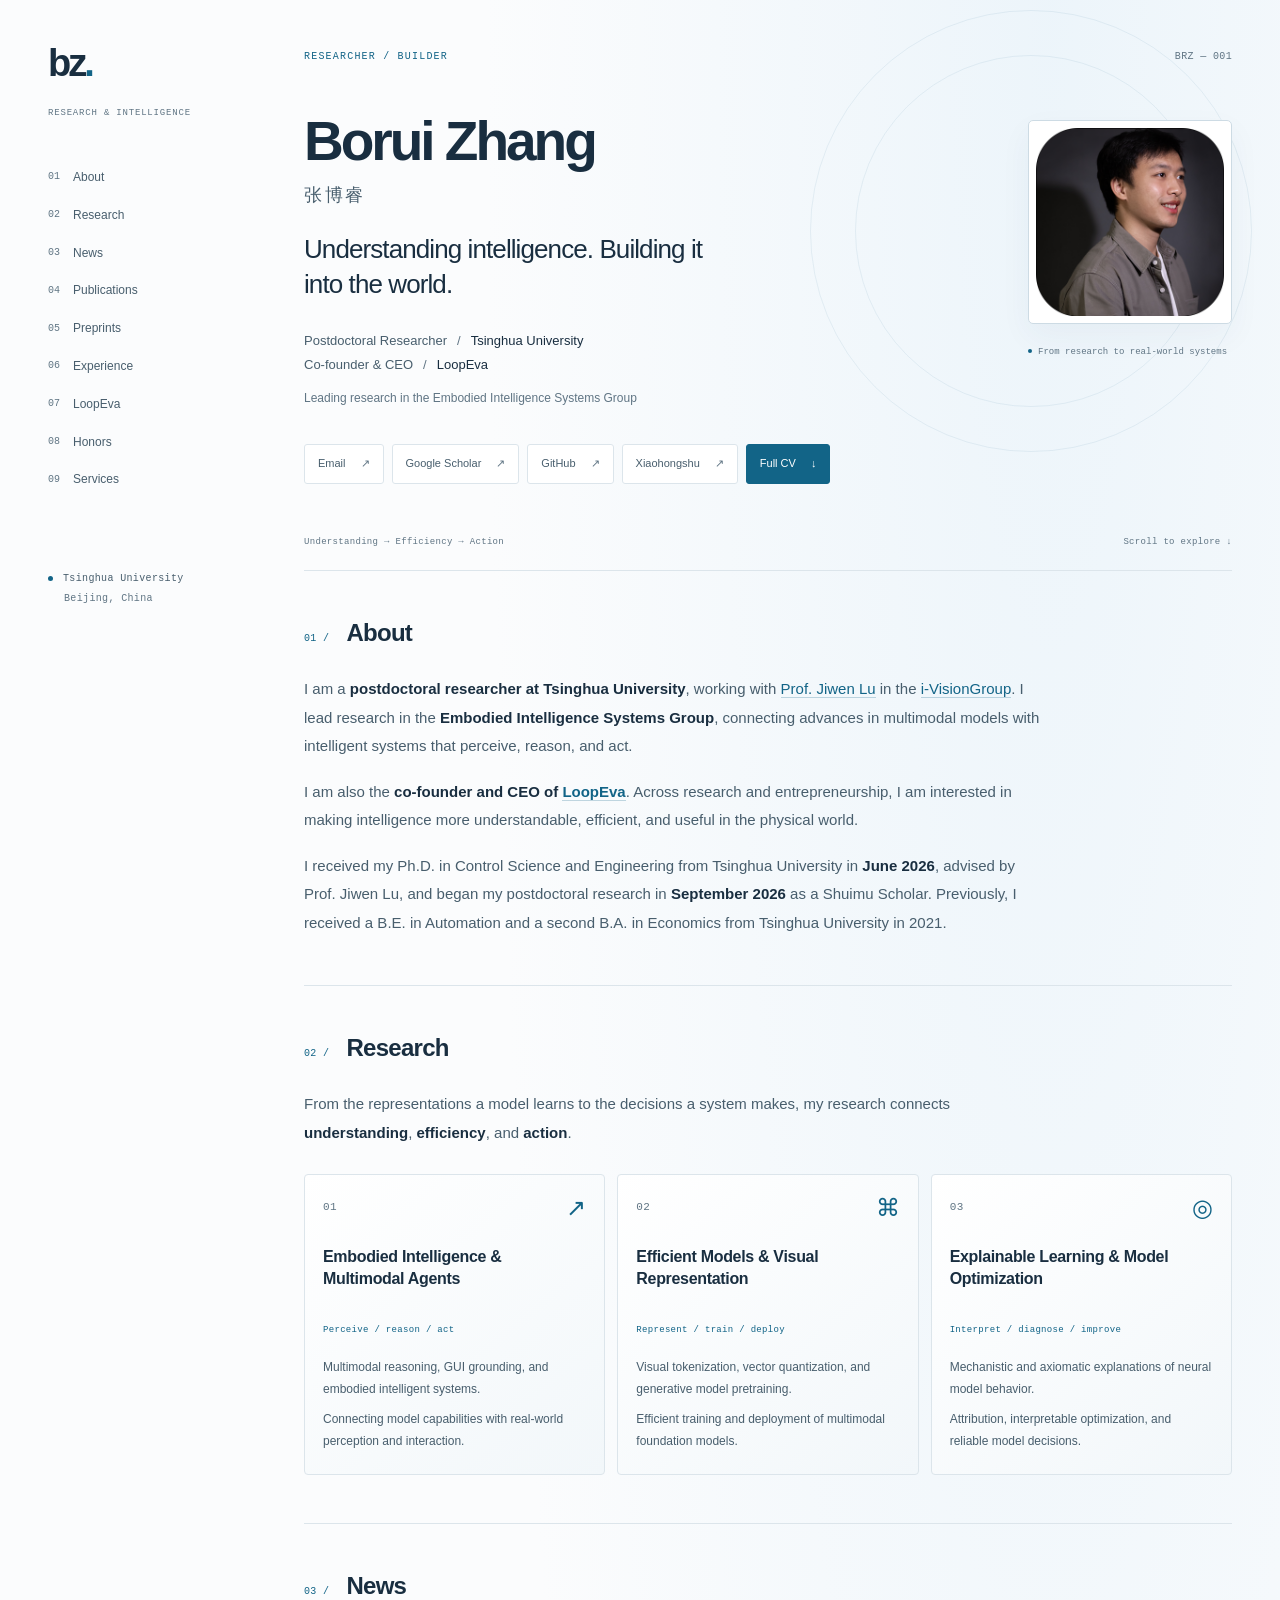
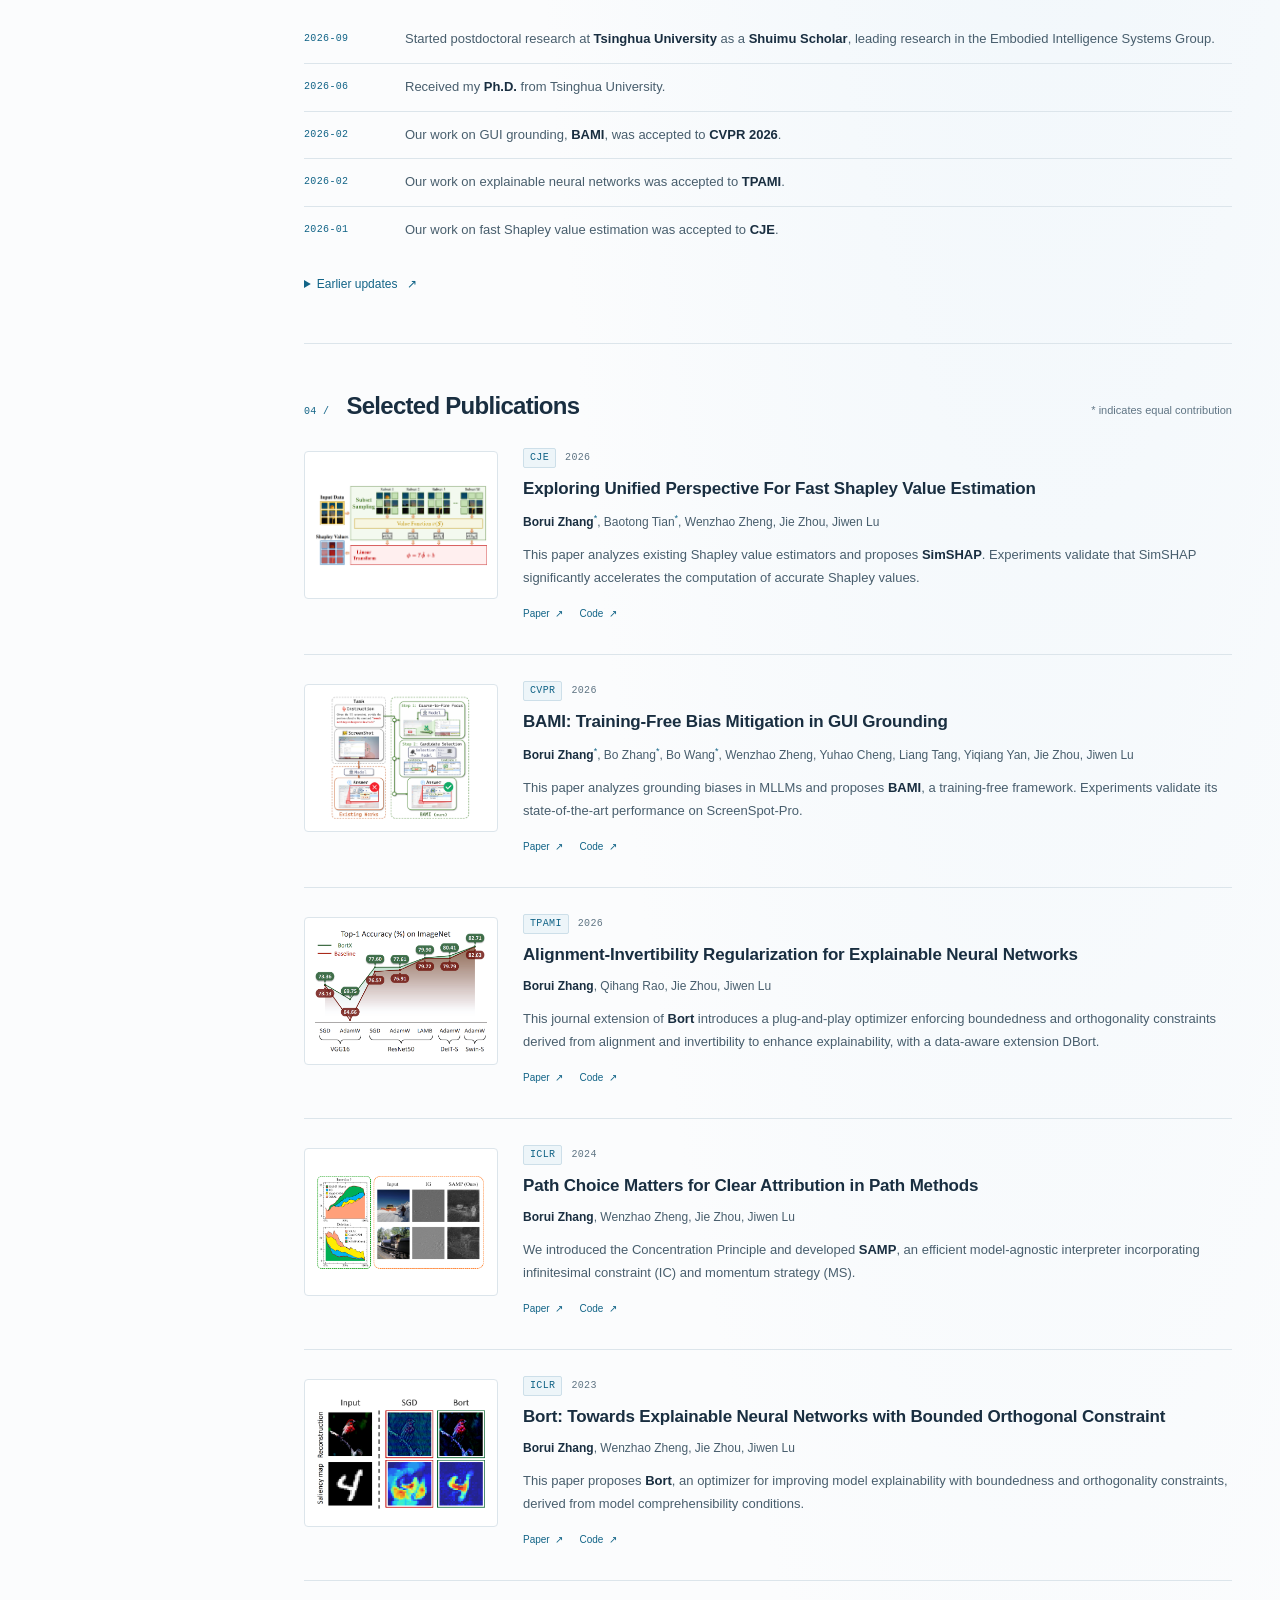
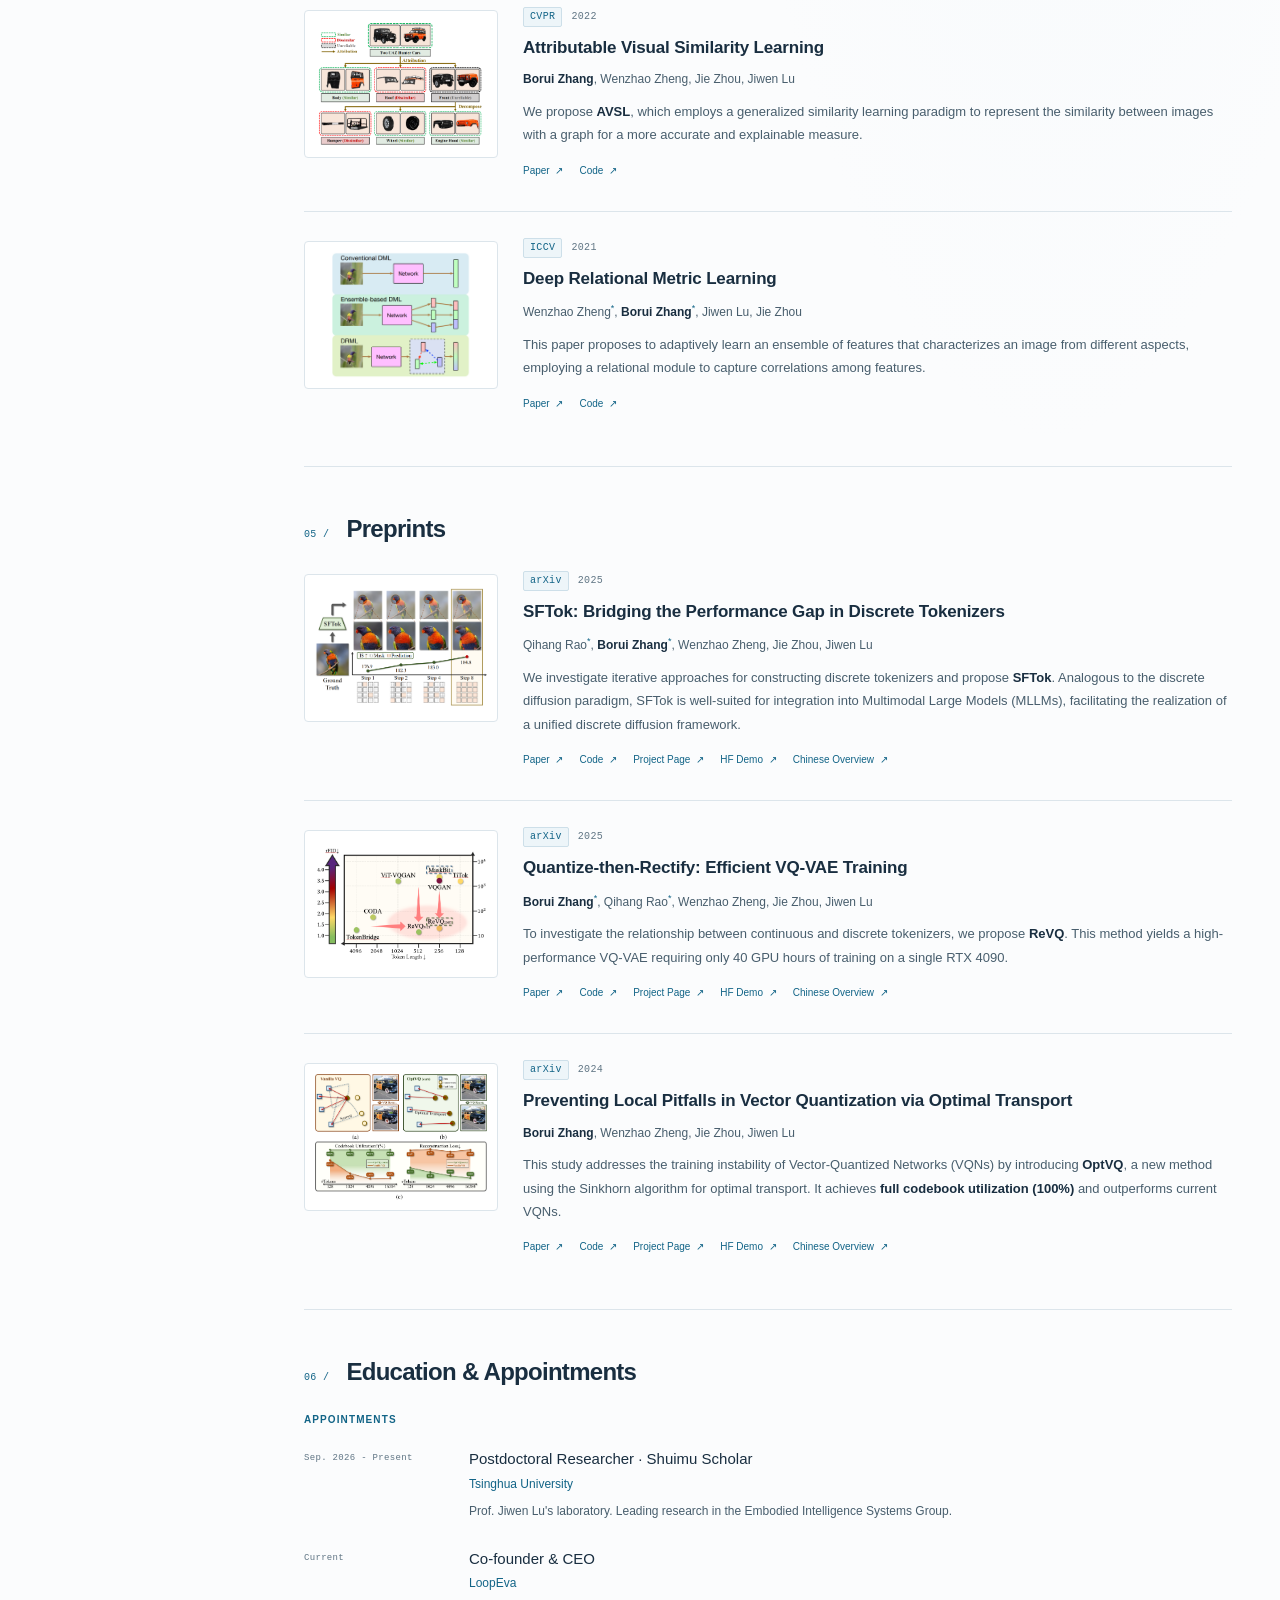
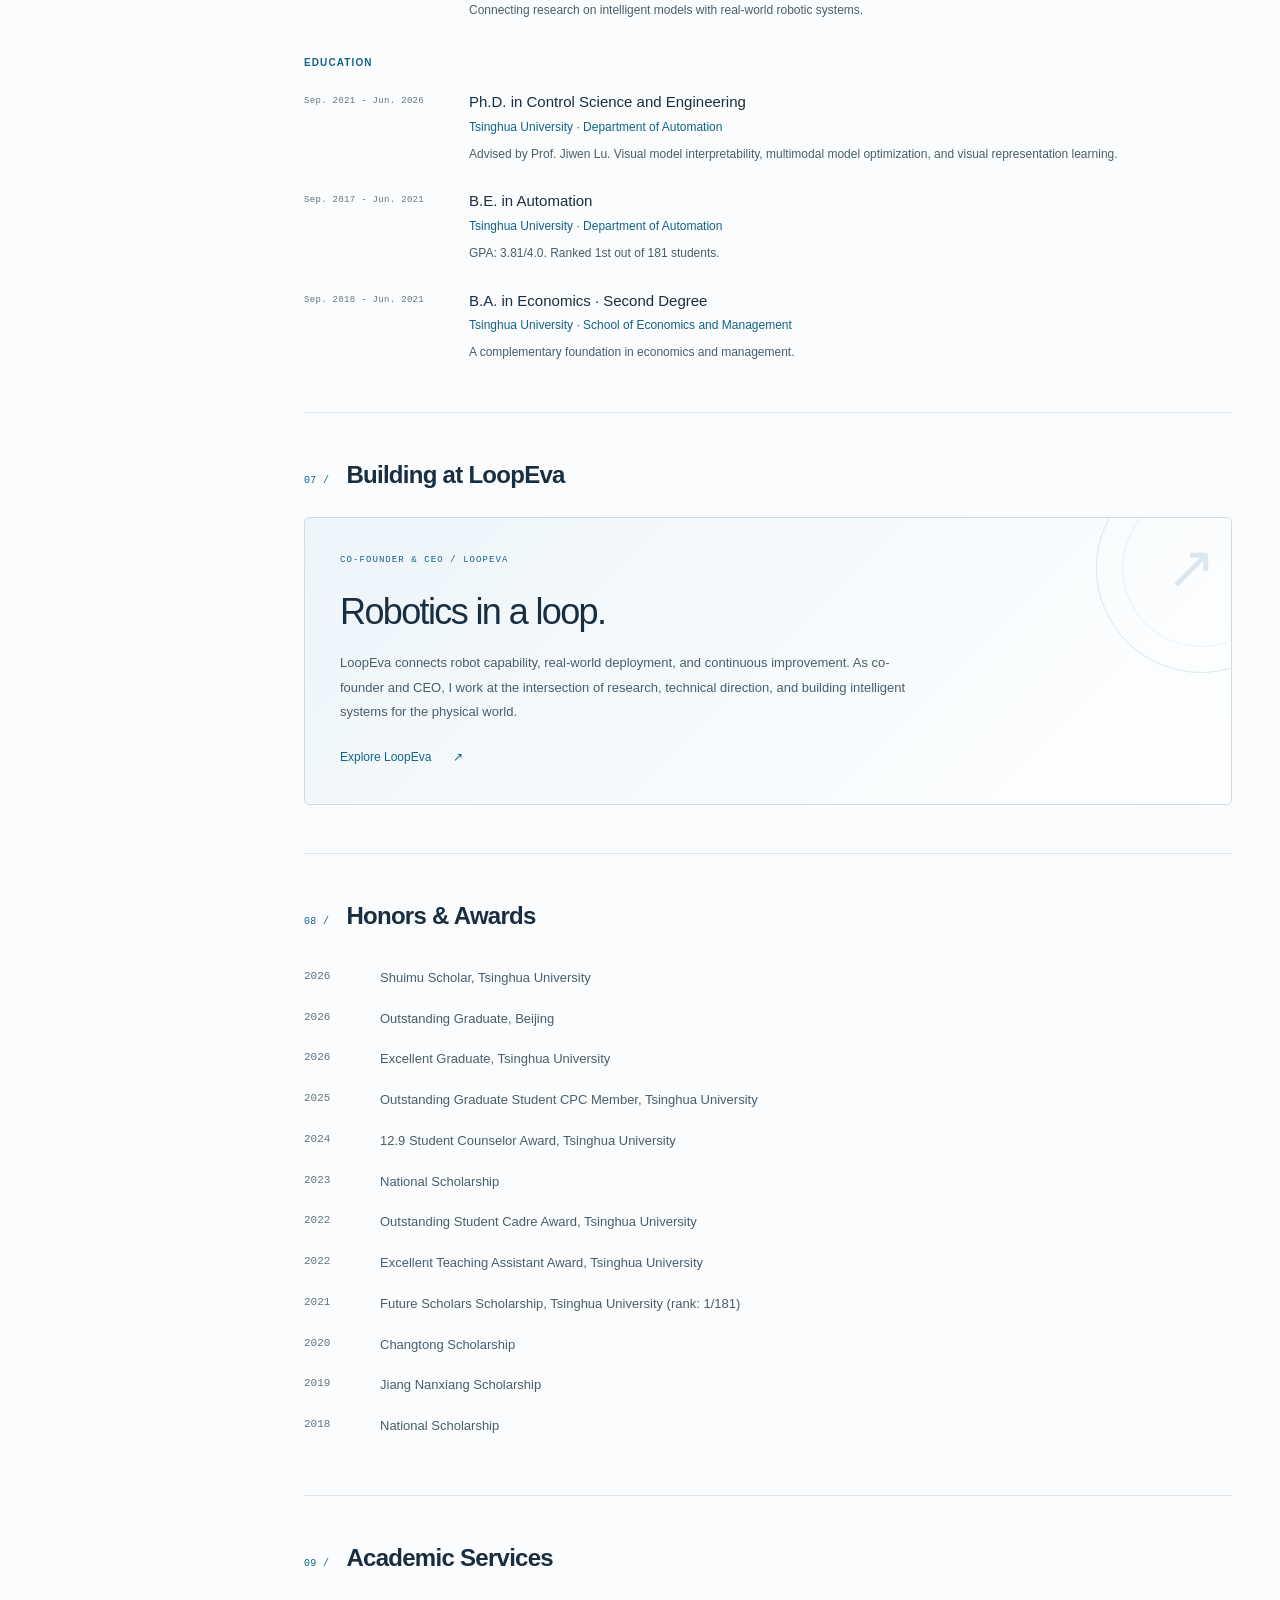
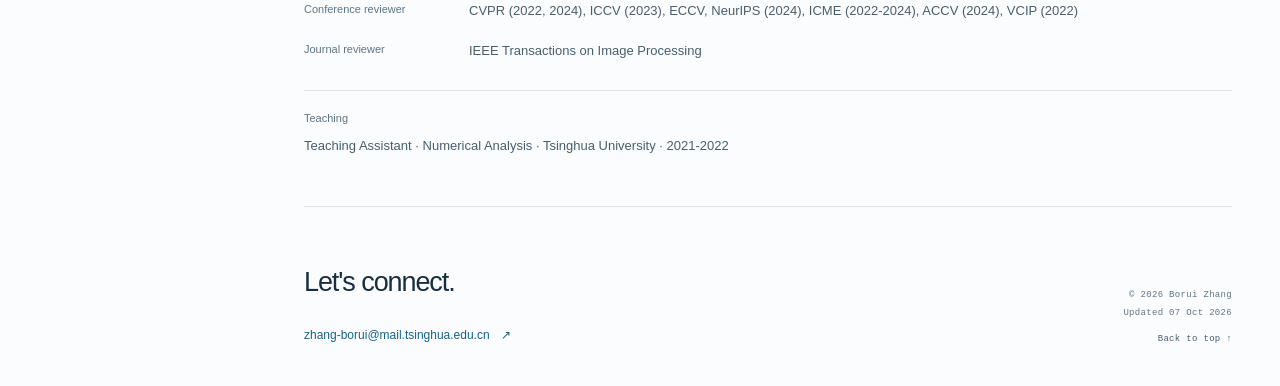
<file: index.html>
<!DOCTYPE html>
<html lang="en">
<head>
  <meta charset="UTF-8">
  <meta name="viewport" content="width=device-width, initial-scale=1">
  <meta name="color-scheme" content="light">
  <title>Borui Zhang · Research & Intelligence</title>
  <meta name="author" content="Borui Zhang">
  <meta name="description" content="Borui Zhang - postdoctoral researcher at Tsinghua University and co-founder &amp; CEO of LoopEva. Embodied intelligence, efficient multimodal models, and explainable learning.">
  <meta property="og:title" content="Borui Zhang · Research & Intelligence">
  <meta property="og:description" content="Borui Zhang - postdoctoral researcher at Tsinghua University and co-founder &amp; CEO of LoopEva. Embodied intelligence, efficient multimodal models, and explainable learning.">
  <meta property="og:type" content="website">
  <meta name="theme-color" content="#fbfcfd">
  <link rel="stylesheet" href="assets/css/style.css">
  <link rel="icon" type="image/png" href="assets/images/icon.png">
  <script src="assets/js/main.js" defer></script>
</head>
<body>
  <a class="skip-link" href="#main">Skip to content</a>
  <div class="site-shell">
    <aside class="sidebar" aria-label="Section navigation">
      <a class="wordmark" href="#top" aria-label="Borui Zhang, back to top">bz<span class="wordmark-dot">.</span></a>
      <p class="nav-label">Research & intelligence</p>
      <nav id="section-nav">
        <a href="#about"><span class="nav-number">01</span>About</a>
        <a href="#research"><span class="nav-number">02</span>Research</a>
        <a href="#news"><span class="nav-number">03</span>News</a>
        <a href="#publications"><span class="nav-number">04</span>Publications</a>
        <a href="#preprints"><span class="nav-number">05</span>Preprints</a>
        <a href="#experience"><span class="nav-number">06</span>Experience</a>
        <a href="#loopeva"><span class="nav-number">07</span>LoopEva</a>
        <a href="#honors"><span class="nav-number">08</span>Honors</a>
        <a href="#services"><span class="nav-number">09</span>Services</a>
      </nav>
      <div class="sidebar-note"><span class="status-dot"></span>Tsinghua University<br><span class="sidebar-location">Beijing, China</span></div>
    </aside>

    <main id="main" class="page">
      <header id="top" class="hero">
        <div class="hero-topline"><span class="eyebrow">Researcher / Builder</span><span class="hero-index" aria-hidden="true">BRZ — 001</span></div>
        <div class="hero-grid">
          <div class="hero-identity">
            <h1>Borui Zhang<span class="chinese-name" lang="zh-CN">张博睿</span></h1>
          </div>
          <div class="hero-description">
            <p class="hero-statement">Understanding intelligence. Building it into the world.</p>
            <div class="hero-affiliations">
              <p>Postdoctoral Researcher<span class="affiliation-separator">/</span><a href="http://ivg.au.tsinghua.edu.cn/">Tsinghua University</a></p>
              <p>Co-founder &amp; CEO<span class="affiliation-separator">/</span><a href="http://www.loopeva.com/">LoopEva</a></p>
            </div>
            <p class="hero-group">Leading research in the Embodied Intelligence Systems Group</p>
          </div>
          <figure class="profile-photo">
            <div class="photo-frame"><img src="assets/images/BoruiZhang_small.png" width="400" height="400" alt="Portrait of Borui Zhang" fetchpriority="high"></div>
            <figcaption><span class="status-dot"></span>From research to real-world systems</figcaption>
          </figure>
        </div>
        <nav class="profile-links" aria-label="Profile links"><a href="mailto:zhang-borui@mail.tsinghua.edu.cn">Email <span aria-hidden="true">↗</span></a><a href="https://scholar.google.com/citations?user=MUN3ZNgAAAAJ">Google Scholar <span aria-hidden="true">↗</span></a><a href="https://github.com/zbr17/">GitHub <span aria-hidden="true">↗</span></a><a href="https://www.xiaohongshu.com/user/profile/60a0b6e50000000001001cf8?m_source=pwa">Xiaohongshu <span aria-hidden="true">↗</span></a><a href="assets/resume/BoruiZhang_CV.pdf" class="primary-link" download>Full CV <span aria-hidden="true">↓</span></a></nav>
        <div class="hero-baseline" aria-hidden="true"><span>Understanding → Efficiency → Action</span><span>Scroll to explore ↓</span></div>
      </header>

      <section id="about" class="section" aria-labelledby="about-heading">
        <div class="section-heading"><div><span class="section-number" aria-hidden="true">01 /</span><h2 id="about-heading">About</h2></div></div>
        <div class="about-copy"><p>I am a <strong>postdoctoral researcher at Tsinghua University</strong>, working with <a href="http://ivg.au.tsinghua.edu.cn/Jiwen_Lu/">Prof. Jiwen Lu</a> in the <a href="http://ivg.au.tsinghua.edu.cn/">i-VisionGroup</a>. I lead research in the <strong>Embodied Intelligence Systems Group</strong>, connecting advances in multimodal models with intelligent systems that perceive, reason, and act.
</p><p>I am also the <strong>co-founder and CEO of <a href="http://www.loopeva.com/">LoopEva</a></strong>. Across research and entrepreneurship, I am interested in making intelligence more understandable, efficient, and useful in the physical world.
</p><p>I received my Ph.D. in Control Science and Engineering from Tsinghua University in <strong>June 2026</strong>, advised by Prof. Jiwen Lu, and began my postdoctoral research in <strong>September 2026</strong> as a Shuimu Scholar. Previously, I received a B.E. in Automation and a second B.A. in Economics from Tsinghua University in 2021.
</p></div>
      </section>
      <section id="research" class="section" aria-labelledby="research-heading">
        <div class="section-heading"><div><span class="section-number" aria-hidden="true">02 /</span><h2 id="research-heading">Research</h2></div></div>
        <p class="section-intro">From the representations a model learns to the decisions a system makes, my research connects <strong>understanding</strong>, <strong>efficiency</strong>, and <strong>action</strong>.
</p>
        <div class="research-grid">
          <article class="research-card">
            <div class="research-card-top"><span class="card-index">01</span><span class="research-symbol" aria-hidden="true">↗</span></div>
            <h3>Embodied Intelligence &amp; Multimodal Agents</h3>
            <p class="research-label">Perceive / reason / act</p>
            <ul><li>Multimodal reasoning, GUI grounding, and embodied intelligent systems.</li><li>Connecting model capabilities with real-world perception and interaction.</li></ul>
          </article>
          <article class="research-card">
            <div class="research-card-top"><span class="card-index">02</span><span class="research-symbol" aria-hidden="true">⌘</span></div>
            <h3>Efficient Models &amp; Visual Representation</h3>
            <p class="research-label">Represent / train / deploy</p>
            <ul><li>Visual tokenization, vector quantization, and generative model pretraining.</li><li>Efficient training and deployment of multimodal foundation models.</li></ul>
          </article>
          <article class="research-card">
            <div class="research-card-top"><span class="card-index">03</span><span class="research-symbol" aria-hidden="true">◎</span></div>
            <h3>Explainable Learning &amp; Model Optimization</h3>
            <p class="research-label">Interpret / diagnose / improve</p>
            <ul><li>Mechanistic and axiomatic explanations of neural model behavior.</li><li>Attribution, interpretable optimization, and reliable model decisions.</li></ul>
          </article>
        </div>
      </section>
      <section id="news" class="section" aria-labelledby="news-heading">
        <div class="section-heading"><div><span class="section-number" aria-hidden="true">03 /</span><h2 id="news-heading">News</h2></div></div>
        <ul class="news-list"><li><time datetime="2026-09">2026-09</time><span>Started postdoctoral research at <strong>Tsinghua University</strong> as a <strong>Shuimu Scholar</strong>, leading research in the Embodied Intelligence Systems Group.</span></li><li><time datetime="2026-06">2026-06</time><span>Received my <strong>Ph.D.</strong> from Tsinghua University.</span></li><li><time datetime="2026-02">2026-02</time><span>Our work on GUI grounding, <strong>BAMI</strong>, was accepted to <strong>CVPR 2026</strong>.</span></li><li><time datetime="2026-02">2026-02</time><span>Our work on explainable neural networks was accepted to <strong>TPAMI</strong>.</span></li><li><time datetime="2026-01">2026-01</time><span>Our work on fast Shapley value estimation was accepted to <strong>CJE</strong>.</span></li></ul>
        <details class="news-archive"><summary>Earlier updates <span aria-hidden="true">↗</span></summary><ul class="news-list"><li><time datetime="2024-07">2024-07</time><span>1 paper on autonomous driving accepted to <strong>ECCV 2024</strong>.</span></li><li><time datetime="2024-04">2024-04</time><span>1 paper on salient object detection accepted to <strong>TGRS 2024</strong>.</span></li><li><time datetime="2024-02">2024-02</time><span>2 papers on autonomous driving accepted to <strong>CVPR 2024</strong>.</span></li><li><time datetime="2024-01">2024-01</time><span>1 paper on explainable deep networks accepted to <strong>ICLR 2024</strong>.</span></li><li><time datetime="2023-01">2023-01</time><span>1 paper on explainable deep networks accepted to <strong>ICLR 2023</strong>.</span></li><li><time datetime="2022-07">2022-07</time><span>1 paper on dynamic metric learning accepted to <strong>ECCV 2022</strong>.</span></li><li><time datetime="2022-03">2022-03</time><span>1 paper on explainable metric learning accepted to <strong>CVPR 2022</strong>.</span></li><li><time datetime="2021-07">2021-07</time><span>1 paper on deep metric learning accepted to <strong>ICCV 2021</strong>.</span></li></ul></details>
      </section>
      <section id="publications" class="section" aria-labelledby="publications-heading">
        <div class="section-heading"><div><span class="section-number" aria-hidden="true">04 /</span><h2 id="publications-heading">Selected Publications</h2></div><p>* indicates equal contribution</p></div>
        <div class="publication-list">
<article class="paper">
  <a class="paper-image" href="https://arxiv.org/pdf/2311.01010.pdf" aria-label="Read Exploring Unified Perspective For Fast Shapley Value Estimation">
    <img src="assets/images/publications/simshap-cje2026.png" alt="Overview of Exploring Unified Perspective For Fast Shapley Value Estimation" loading="lazy" decoding="async">
  </a>
  <div class="paper-body">
    <p class="paper-meta"><span class="venue-badge">CJE</span><span>2026</span></p>
    <h3 class="paper-title"><a href="https://arxiv.org/pdf/2311.01010.pdf">Exploring Unified Perspective For Fast Shapley Value Estimation</a></h3>
    <p class="authors"><strong>Borui Zhang</strong><sup class="star">*</sup>, <a href="https://tongclass.ac.cn/author/baotong-tian/">Baotong Tian</a><sup class="star">*</sup>, <a href="https://wzzheng.net/">Wenzhao Zheng</a>, <a href="https://scholar.google.com/citations?user=6a79aPwAAAAJ&amp;hl=en&amp;authuser=1">Jie Zhou</a>, <a href="http://ivg.au.tsinghua.edu.cn/Jiwen_Lu/">Jiwen Lu</a></p>
    <p class="abstract">This paper analyzes existing Shapley value estimators and proposes <span class="highlight">SimSHAP</span>. Experiments validate that SimSHAP significantly accelerates the computation of accurate Shapley values.
</p>
    <nav class="paper-links" aria-label="Resources for Exploring Unified Perspective For Fast Shapley Value Estimation"><a href="https://arxiv.org/pdf/2311.01010.pdf">Paper <span aria-hidden="true">↗</span></a><a href="https://github.com/User-tian/SimSHAP">Code <span aria-hidden="true">↗</span></a></nav>
  </div>
</article><article class="paper">
  <a class="paper-image" href="https://github.com/Neur-IO/BAMI/blob/main/asset/bami-v2.pdf" aria-label="Read BAMI: Training-Free Bias Mitigation in GUI Grounding">
    <img src="assets/images/publications/bami-cvpr2026.png" alt="Overview of BAMI: Training-Free Bias Mitigation in GUI Grounding" loading="lazy" decoding="async">
  </a>
  <div class="paper-body">
    <p class="paper-meta"><span class="venue-badge">CVPR</span><span>2026</span></p>
    <h3 class="paper-title"><a href="https://github.com/Neur-IO/BAMI/blob/main/asset/bami-v2.pdf">BAMI: Training-Free Bias Mitigation in GUI Grounding</a></h3>
    <p class="authors"><strong>Borui Zhang</strong><sup class="star">*</sup>, <a href="https://micasa99.github.io/">Bo Zhang</a><sup class="star">*</sup>, <a href="https://3bai233.github.io/">Bo Wang</a><sup class="star">*</sup>, <a href="https://wzzheng.net/">Wenzhao Zheng</a>, Yuhao Cheng, Liang Tang, Yiqiang Yan, <a href="https://scholar.google.com/citations?user=6a79aPwAAAAJ&amp;hl=en&amp;authuser=1">Jie Zhou</a>, <a href="http://ivg.au.tsinghua.edu.cn/Jiwen_Lu/">Jiwen Lu</a></p>
    <p class="abstract">This paper analyzes grounding biases in MLLMs and proposes <span class="highlight">BAMI</span>, a training-free framework. Experiments validate its state-of-the-art performance on ScreenSpot-Pro.
</p>
    <nav class="paper-links" aria-label="Resources for BAMI: Training-Free Bias Mitigation in GUI Grounding"><a href="https://github.com/Neur-IO/BAMI/blob/main/asset/bami-v2.pdf">Paper <span aria-hidden="true">↗</span></a><a href="https://github.com/Neur-IO/BAMI">Code <span aria-hidden="true">↗</span></a></nav>
  </div>
</article><article class="paper">
  <a class="paper-image" href="https://ieeexplore.ieee.org/document/11397554" aria-label="Read Alignment-Invertibility Regularization for Explainable Neural Networks">
    <img src="assets/images/publications/bort-tpami2026.png" alt="Overview of Alignment-Invertibility Regularization for Explainable Neural Networks" loading="lazy" decoding="async">
  </a>
  <div class="paper-body">
    <p class="paper-meta"><span class="venue-badge">TPAMI</span><span>2026</span></p>
    <h3 class="paper-title"><a href="https://ieeexplore.ieee.org/document/11397554">Alignment-Invertibility Regularization for Explainable Neural Networks</a></h3>
    <p class="authors"><strong>Borui Zhang</strong>, <a href="https://qihangrao.site/">Qihang Rao</a>, <a href="https://scholar.google.com/citations?user=6a79aPwAAAAJ&amp;hl=en&amp;authuser=1">Jie Zhou</a>, <a href="http://ivg.au.tsinghua.edu.cn/Jiwen_Lu/">Jiwen Lu</a></p>
    <p class="abstract">This journal extension of <span class="highlight">Bort</span> introduces a plug-and-play optimizer enforcing boundedness and orthogonality constraints derived from alignment and invertibility to enhance explainability, with a data-aware extension DBort.
</p>
    <nav class="paper-links" aria-label="Resources for Alignment-Invertibility Regularization for Explainable Neural Networks"><a href="https://ieeexplore.ieee.org/document/11397554">Paper <span aria-hidden="true">↗</span></a><a href="https://github.com/zbr17/Bort">Code <span aria-hidden="true">↗</span></a></nav>
  </div>
</article><article class="paper">
  <a class="paper-image" href="https://arxiv.org/pdf/2401.10442.pdf" aria-label="Read Path Choice Matters for Clear Attribution in Path Methods">
    <img src="assets/images/publications/samp-iclr2024.png" alt="Overview of Path Choice Matters for Clear Attribution in Path Methods" loading="lazy" decoding="async">
  </a>
  <div class="paper-body">
    <p class="paper-meta"><span class="venue-badge">ICLR</span><span>2024</span></p>
    <h3 class="paper-title"><a href="https://arxiv.org/pdf/2401.10442.pdf">Path Choice Matters for Clear Attribution in Path Methods</a></h3>
    <p class="authors"><strong>Borui Zhang</strong>, <a href="https://wzzheng.net/">Wenzhao Zheng</a>, <a href="https://scholar.google.com/citations?user=6a79aPwAAAAJ&amp;hl=en&amp;authuser=1">Jie Zhou</a>, <a href="http://ivg.au.tsinghua.edu.cn/Jiwen_Lu/">Jiwen Lu</a></p>
    <p class="abstract">We introduced the Concentration Principle and developed <span class="highlight">SAMP</span>,  an efficient model-agnostic interpreter incorporating infinitesimal constraint (IC) and momentum strategy (MS).
</p>
    <nav class="paper-links" aria-label="Resources for Path Choice Matters for Clear Attribution in Path Methods"><a href="https://arxiv.org/pdf/2401.10442.pdf">Paper <span aria-hidden="true">↗</span></a><a href="https://github.com/zbr17/SAMP">Code <span aria-hidden="true">↗</span></a></nav>
  </div>
</article><article class="paper">
  <a class="paper-image" href="https://arxiv.org/pdf/2212.09062.pdf" aria-label="Read Bort: Towards Explainable Neural Networks with Bounded Orthogonal Constraint">
    <img src="assets/images/publications/bort-iclr2023.png" alt="Overview of Bort: Towards Explainable Neural Networks with Bounded Orthogonal Constraint" loading="lazy" decoding="async">
  </a>
  <div class="paper-body">
    <p class="paper-meta"><span class="venue-badge">ICLR</span><span>2023</span></p>
    <h3 class="paper-title"><a href="https://arxiv.org/pdf/2212.09062.pdf">Bort: Towards Explainable Neural Networks with Bounded Orthogonal Constraint</a></h3>
    <p class="authors"><strong>Borui Zhang</strong>, <a href="https://wzzheng.net/">Wenzhao Zheng</a>, <a href="https://scholar.google.com/citations?user=6a79aPwAAAAJ&amp;hl=en&amp;authuser=1">Jie Zhou</a>, <a href="http://ivg.au.tsinghua.edu.cn/Jiwen_Lu/">Jiwen Lu</a></p>
    <p class="abstract">This paper proposes <span class="highlight">Bort</span>, an optimizer for improving model explainability  with boundedness and orthogonality constraints, derived from model comprehensibility conditions.
</p>
    <nav class="paper-links" aria-label="Resources for Bort: Towards Explainable Neural Networks with Bounded Orthogonal Constraint"><a href="https://arxiv.org/pdf/2212.09062.pdf">Paper <span aria-hidden="true">↗</span></a><a href="https://github.com/zbr17/Bort">Code <span aria-hidden="true">↗</span></a></nav>
  </div>
</article><article class="paper">
  <a class="paper-image" href="https://arxiv.org/pdf/2203.14932.pdf" aria-label="Read Attributable Visual Similarity Learning">
    <img src="assets/images/publications/avsl-cvpr2022.png" alt="Overview of Attributable Visual Similarity Learning" loading="lazy" decoding="async">
  </a>
  <div class="paper-body">
    <p class="paper-meta"><span class="venue-badge">CVPR</span><span>2022</span></p>
    <h3 class="paper-title"><a href="https://arxiv.org/pdf/2203.14932.pdf">Attributable Visual Similarity Learning</a></h3>
    <p class="authors"><strong>Borui Zhang</strong>, <a href="https://wzzheng.net/">Wenzhao Zheng</a>, <a href="https://scholar.google.com/citations?user=6a79aPwAAAAJ&amp;hl=en&amp;authuser=1">Jie Zhou</a>, <a href="http://ivg.au.tsinghua.edu.cn/Jiwen_Lu/">Jiwen Lu</a></p>
    <p class="abstract">We propose <span class="highlight">AVSL</span>, which employs a generalized similarity learning paradigm  to represent the similarity between images with a graph for a more accurate and explainable measure.
</p>
    <nav class="paper-links" aria-label="Resources for Attributable Visual Similarity Learning"><a href="https://arxiv.org/pdf/2203.14932.pdf">Paper <span aria-hidden="true">↗</span></a><a href="https://github.com/zbr17/AVSL">Code <span aria-hidden="true">↗</span></a></nav>
  </div>
</article><article class="paper">
  <a class="paper-image" href="https://arxiv.org/pdf/2108.10026.pdf" aria-label="Read Deep Relational Metric Learning">
    <img src="assets/images/publications/drml-iccv2021.png" alt="Overview of Deep Relational Metric Learning" loading="lazy" decoding="async">
  </a>
  <div class="paper-body">
    <p class="paper-meta"><span class="venue-badge">ICCV</span><span>2021</span></p>
    <h3 class="paper-title"><a href="https://arxiv.org/pdf/2108.10026.pdf">Deep Relational Metric Learning</a></h3>
    <p class="authors"><a href="https://wzzheng.net/">Wenzhao Zheng</a><sup class="star">*</sup>, <strong>Borui Zhang</strong><sup class="star">*</sup>, <a href="http://ivg.au.tsinghua.edu.cn/Jiwen_Lu/">Jiwen Lu</a>, <a href="https://scholar.google.com/citations?user=6a79aPwAAAAJ&amp;hl=en&amp;authuser=1">Jie Zhou</a></p>
    <p class="abstract">This paper proposes to adaptively learn an ensemble of features that characterizes an image from different aspects,  employing a relational module to capture correlations among features.
</p>
    <nav class="paper-links" aria-label="Resources for Deep Relational Metric Learning"><a href="https://arxiv.org/pdf/2108.10026.pdf">Paper <span aria-hidden="true">↗</span></a><a href="https://github.com/zbr17/DRML">Code <span aria-hidden="true">↗</span></a></nav>
  </div>
</article>        </div>
      </section>
      <section id="preprints" class="section" aria-labelledby="preprints-heading">
        <div class="section-heading"><div><span class="section-number" aria-hidden="true">05 /</span><h2 id="preprints-heading">Preprints</h2></div></div>
        <div class="publication-list">
<article class="paper">
  <a class="paper-image" href="https://arxiv.org/pdf/2512.16910v1" aria-label="Read SFTok: Bridging the Performance Gap in Discrete Tokenizers">
    <img src="assets/images/publications/sftok-arxiv2025.png" alt="Overview of SFTok: Bridging the Performance Gap in Discrete Tokenizers" loading="lazy" decoding="async">
  </a>
  <div class="paper-body">
    <p class="paper-meta"><span class="venue-badge">arXiv</span><span>2025</span></p>
    <h3 class="paper-title"><a href="https://arxiv.org/pdf/2512.16910v1">SFTok: Bridging the Performance Gap in Discrete Tokenizers</a></h3>
    <p class="authors"><a href="https://qihangrao.site/">Qihang Rao</a><sup class="star">*</sup>, <strong>Borui Zhang</strong><sup class="star">*</sup>, <a href="https://wzzheng.net/">Wenzhao Zheng</a>, <a href="https://scholar.google.com/citations?user=6a79aPwAAAAJ&amp;hl=en&amp;authuser=1">Jie Zhou</a>, <a href="http://ivg.au.tsinghua.edu.cn/Jiwen_Lu/">Jiwen Lu</a></p>
    <p class="abstract">We investigate iterative approaches for constructing discrete tokenizers and propose <span class="highlight">SFTok</span>. Analogous to the discrete diffusion paradigm, SFTok is well-suited for integration into Multimodal Large Models (MLLMs), facilitating the realization of a unified discrete diffusion framework.
</p>
    <nav class="paper-links" aria-label="Resources for SFTok: Bridging the Performance Gap in Discrete Tokenizers"><a href="https://arxiv.org/pdf/2512.16910v1">Paper <span aria-hidden="true">↗</span></a><a href="https://github.com/Neur-IO/SFTok">Code <span aria-hidden="true">↗</span></a><a href="https://neur-io.github.io/SFTok/">Project Page <span aria-hidden="true">↗</span></a><a href="https://huggingface.co/spaces/AndyRaoTHU/SFTok">HF Demo <span aria-hidden="true">↗</span></a><a href="https://zhuanlan.zhihu.com/p/1976302623838716254">Chinese Overview <span aria-hidden="true">↗</span></a></nav>
  </div>
</article><article class="paper">
  <a class="paper-image" href="https://arxiv.org/pdf/2507.10547" aria-label="Read Quantize-then-Rectify: Efficient VQ-VAE Training">
    <img src="assets/images/publications/revq-arxiv2025.png" alt="Overview of Quantize-then-Rectify: Efficient VQ-VAE Training" loading="lazy" decoding="async">
  </a>
  <div class="paper-body">
    <p class="paper-meta"><span class="venue-badge">arXiv</span><span>2025</span></p>
    <h3 class="paper-title"><a href="https://arxiv.org/pdf/2507.10547">Quantize-then-Rectify: Efficient VQ-VAE Training</a></h3>
    <p class="authors"><strong>Borui Zhang</strong><sup class="star">*</sup>, <a href="https://qihangrao.site/">Qihang Rao</a><sup class="star">*</sup>, <a href="https://wzzheng.net/">Wenzhao Zheng</a>, <a href="https://scholar.google.com/citations?user=6a79aPwAAAAJ&amp;hl=en&amp;authuser=1">Jie Zhou</a>, <a href="http://ivg.au.tsinghua.edu.cn/Jiwen_Lu/">Jiwen Lu</a></p>
    <p class="abstract">To investigate the relationship between continuous and discrete tokenizers, we propose <span class="highlight">ReVQ</span>.  This method yields a high-performance VQ-VAE requiring only 40 GPU hours of training on a single RTX 4090.
</p>
    <nav class="paper-links" aria-label="Resources for Quantize-then-Rectify: Efficient VQ-VAE Training"><a href="https://arxiv.org/pdf/2507.10547">Paper <span aria-hidden="true">↗</span></a><a href="https://github.com/Neur-IO/ReVQ">Code <span aria-hidden="true">↗</span></a><a href="https://neur-io.github.io/ReVQ/">Project Page <span aria-hidden="true">↗</span></a><a href="https://huggingface.co/spaces/AndyRaoTHU/ReVQ">HF Demo <span aria-hidden="true">↗</span></a><a href="https://zhuanlan.zhihu.com/p/1910111424765728444">Chinese Overview <span aria-hidden="true">↗</span></a></nav>
  </div>
</article><article class="paper">
  <a class="paper-image" href="https://arxiv.org/pdf/2412.15195" aria-label="Read Preventing Local Pitfalls in Vector Quantization via Optimal Transport">
    <img src="assets/images/publications/optvq-arxiv2024.png" alt="Overview of Preventing Local Pitfalls in Vector Quantization via Optimal Transport" loading="lazy" decoding="async">
  </a>
  <div class="paper-body">
    <p class="paper-meta"><span class="venue-badge">arXiv</span><span>2024</span></p>
    <h3 class="paper-title"><a href="https://arxiv.org/pdf/2412.15195">Preventing Local Pitfalls in Vector Quantization via Optimal Transport</a></h3>
    <p class="authors"><strong>Borui Zhang</strong>, <a href="https://wzzheng.net/">Wenzhao Zheng</a>, <a href="https://scholar.google.com/citations?user=6a79aPwAAAAJ&amp;hl=en&amp;authuser=1">Jie Zhou</a>, <a href="http://ivg.au.tsinghua.edu.cn/Jiwen_Lu/">Jiwen Lu</a></p>
    <p class="abstract">This study addresses the training instability of Vector-Quantized Networks (VQNs) by introducing  <span class="highlight">OptVQ</span>, a new method using the Sinkhorn algorithm for optimal transport.  It achieves <span class="highlight">full codebook utilization (100%)</span> and outperforms current VQNs.
</p>
    <nav class="paper-links" aria-label="Resources for Preventing Local Pitfalls in Vector Quantization via Optimal Transport"><a href="https://arxiv.org/pdf/2412.15195">Paper <span aria-hidden="true">↗</span></a><a href="https://github.com/zbr17/OptVQ">Code <span aria-hidden="true">↗</span></a><a href="https://boruizhang.site/OptVQ/">Project Page <span aria-hidden="true">↗</span></a><a href="https://huggingface.co/spaces/BorelTHU/OptVQ">HF Demo <span aria-hidden="true">↗</span></a><a href="https://zhuanlan.zhihu.com/p/12811862624">Chinese Overview <span aria-hidden="true">↗</span></a></nav>
  </div>
</article>        </div>
      </section>
      <section id="experience" class="section" aria-labelledby="experience-heading">
        <div class="section-heading"><div><span class="section-number" aria-hidden="true">06 /</span><h2 id="experience-heading">Education &amp; Appointments</h2></div></div>
        <h3 class="subheading">Appointments</h3><div class="record-list"><article class="record"><p class="record-date">Sep. 2026 - Present</p><div><h4>Postdoctoral Researcher · Shuimu Scholar</h4><p class="record-organization"><a href="http://ivg.au.tsinghua.edu.cn/">Tsinghua University</a></p><p class="record-description">Prof. Jiwen Lu&#39;s laboratory. Leading research in the Embodied Intelligence Systems Group.</p></div></article><article class="record"><p class="record-date">Current</p><div><h4>Co-founder &amp; CEO</h4><p class="record-organization"><a href="http://www.loopeva.com/">LoopEva</a></p><p class="record-description">Connecting research on intelligent models with real-world robotic systems.</p></div></article></div>
        <h3 class="subheading education-heading">Education</h3><div class="record-list"><article class="record"><p class="record-date">Sep. 2021 - Jun. 2026</p><div><h4>Ph.D. in Control Science and Engineering</h4><p class="record-organization">Tsinghua University · Department of Automation</p><p class="record-description">Advised by Prof. Jiwen Lu. Visual model interpretability, multimodal model optimization, and visual representation learning.</p></div></article><article class="record"><p class="record-date">Sep. 2017 - Jun. 2021</p><div><h4>B.E. in Automation</h4><p class="record-organization">Tsinghua University · Department of Automation</p><p class="record-description">GPA: 3.81/4.0. Ranked 1st out of 181 students.</p></div></article><article class="record"><p class="record-date">Sep. 2018 - Jun. 2021</p><div><h4>B.A. in Economics · Second Degree</h4><p class="record-organization">Tsinghua University · School of Economics and Management</p><p class="record-description">A complementary foundation in economics and management.</p></div></article></div>
      </section>
      <section id="loopeva" class="section" aria-labelledby="loopeva-heading">
        <div class="section-heading"><div><span class="section-number" aria-hidden="true">07 /</span><h2 id="loopeva-heading">Building at LoopEva</h2></div></div>
        <div class="company-panel">
          <div class="company-orbit" aria-hidden="true"><span>↗</span></div>
          <p class="eyebrow">Co-founder &amp; CEO / LoopEva</p>
          <h3>Robotics in a loop.</h3>
          <p>LoopEva connects robot capability, real-world deployment, and continuous improvement. As co-founder and CEO, I work at the intersection of research, technical direction, and building intelligent systems for the physical world.
</p>
          <a class="text-link" href="http://www.loopeva.com/">Explore LoopEva <span aria-hidden="true">↗</span></a>
        </div>
      </section>
      <section id="honors" class="section" aria-labelledby="honors-heading">
        <div class="section-heading"><div><span class="section-number" aria-hidden="true">08 /</span><h2 id="honors-heading">Honors &amp; Awards</h2></div></div>
        <dl class="honors-list"><div><dt>2026</dt><dd>Shuimu Scholar, Tsinghua University</dd></div><div><dt>2026</dt><dd>Outstanding Graduate, Beijing</dd></div><div><dt>2026</dt><dd>Excellent Graduate, Tsinghua University</dd></div><div><dt>2025</dt><dd>Outstanding Graduate Student CPC Member, Tsinghua University</dd></div><div><dt>2024</dt><dd>12.9 Student Counselor Award, Tsinghua University</dd></div><div><dt>2023</dt><dd>National Scholarship</dd></div><div><dt>2022</dt><dd>Outstanding Student Cadre Award, Tsinghua University</dd></div><div><dt>2022</dt><dd>Excellent Teaching Assistant Award, Tsinghua University</dd></div><div><dt>2021</dt><dd>Future Scholars Scholarship, Tsinghua University (rank: 1/181)</dd></div><div><dt>2020</dt><dd>Changtong Scholarship</dd></div><div><dt>2019</dt><dd>Jiang Nanxiang Scholarship</dd></div><div><dt>2018</dt><dd>National Scholarship</dd></div></dl>
      </section>
      <section id="services" class="section" aria-labelledby="services-heading">
        <div class="section-heading"><div><span class="section-number" aria-hidden="true">09 /</span><h2 id="services-heading">Academic Services</h2></div></div>
        <dl class="services-list"><div><dt>Conference reviewer</dt><dd>CVPR (2022, 2024), ICCV (2023), ECCV, NeurIPS (2024), ICME (2022-2024), ACCV (2024), VCIP (2022)</dd></div><div><dt>Journal reviewer</dt><dd>IEEE Transactions on Image Processing</dd></div></dl>
        <div class="teaching-note"><h3>Teaching</h3><p>Teaching Assistant · Numerical Analysis · Tsinghua University · 2021-2022</p></div>
      </section>

      <footer class="footer">
        <div><p class="footer-invitation">Let's connect.</p><a class="contact-email" href="mailto:zhang-borui@mail.tsinghua.edu.cn">zhang-borui@mail.tsinghua.edu.cn <span aria-hidden="true">↗</span></a></div>
        <div class="footer-meta"><p>© 2026 Borui Zhang</p><p>Updated 07 Oct 2026</p><a href="#top">Back to top ↑</a></div>
      </footer>
    </main>
  </div>
</body>
</html>
</file>
<file: assets/css/style.css>
:root {
  color-scheme: light;
  --bg: #fbfcfd;
  --surface: #ffffff;
  --text: #192e40;
  --muted: #485e6d;
  --subtle: #607584;
  --line: #dce5eb;
  --accent: #126487;
  --accent-wash: #edf5f9;
  --max-width: 1320px;
}
* { box-sizing: border-box; }
html { scroll-behavior: smooth; scroll-padding-top: 24px; }
body {
  margin: 0;
  background: radial-gradient(ellipse at 82% 0, #e5f1f9aa, transparent 38%), var(--bg);
  color: var(--text);
  font-family: "Segoe UI", -apple-system, BlinkMacSystemFont, Arial, sans-serif;
  font-size: 15px;
  line-height: 1.75;
  -webkit-font-smoothing: antialiased;
}
::selection { color: var(--text); background: #d4eaf7; }
a { color: inherit; text-decoration: none; text-underline-offset: 4px; transition: color 180ms ease, border-color 180ms ease, background 180ms ease; }
a:hover { color: var(--accent); }
a:focus-visible, summary:focus-visible { outline: 2px solid var(--accent); outline-offset: 6px; border-radius: 2px; }
img { display: block; max-width: 100%; }
h1, h2, h3, h4, p, figure, dl { margin: 0; }
h1, h2, h3, h4 { line-height: 1.2; font-weight: 600; }
strong { color: var(--text); font-weight: 600; }
.skip-link { position: fixed; top: 12px; left: 16px; z-index: 30; padding: 10px 16px; background: var(--accent); color: var(--bg); transform: translateY(-160%); }
.skip-link:focus { transform: translateY(0); }
.site-shell { max-width: var(--max-width); margin: 0 auto; display: grid; grid-template-columns: 190px minmax(0, 1fr); gap: 66px; padding: 0 48px; }
.sidebar { position: sticky; top: 0; align-self: start; padding: 44px 0 32px; }
.wordmark { display: inline-block; font-size: 38px; font-weight: 650; letter-spacing: -3px; line-height: 1; }
.wordmark-dot { color: var(--accent); }
.nav-label, .eyebrow, .hero-index, .section-number, .card-index, .research-label, .hero-baseline, .record-date, .news-list time, .paper-meta, .sidebar-note, .footer-meta {
  font-family: "SFMono-Regular", Consolas, "Liberation Mono", monospace;
  font-size: 11px;
  letter-spacing: .035em;
}
.nav-label { margin-top: 22px; text-transform: uppercase; color: var(--subtle); font-size: 9px; letter-spacing: .09em; }
#section-nav { display: grid; gap: 3px; margin-top: 38px; }
#section-nav a { display: flex; align-items: center; gap: 13px; color: var(--muted); font-size: 12px; padding: 9px 0; line-height: 1.4; }
.nav-number { font-family: Consolas, monospace; color: var(--subtle); font-size: 10px; }
#section-nav a:hover, #section-nav a[aria-current="location"] { color: var(--accent); }
#section-nav a[aria-current="location"] .nav-number { color: var(--accent); }
.sidebar-note { margin-top: 72px; color: var(--muted); font-size: 10px; line-height: 2; }
.sidebar-location { margin-left: 16px; color: var(--subtle); }
.status-dot { display: inline-block; width: 5px; height: 5px; border-radius: 50%; background: var(--accent); margin-right: 10px; vertical-align: middle; }
.page { min-width: 0; }
.hero { position: relative; padding: 48px 0 0; isolation: isolate; }
.hero::before, .hero::after { content: ""; position: absolute; z-index: -1; border: 1px solid #37769916; border-radius: 50%; pointer-events: none; }
.hero::before { width: 440px; height: 440px; right: -20px; top: 10px; }
.hero::after { width: 350px; height: 350px; right: 25px; top: 55px; }
.hero-topline { display: flex; justify-content: space-between; gap: 12px; margin-bottom: 47px; }
.eyebrow { text-transform: uppercase; color: var(--accent); font-size: 10px; letter-spacing: .12em; }
.hero-index { color: var(--subtle); font-size: 10px; }
.hero-grid { display: grid; grid-template-columns: minmax(0, 1fr) 204px; grid-template-areas: "identity photo" "description photo"; align-items: start; column-gap: 48px; }
.hero-identity { grid-area: identity; min-width: 0; }
.hero-description { grid-area: description; min-width: 0; }
h1 { font-size: clamp(42px, 4.3vw, 62px); letter-spacing: -.055em; font-weight: 600; line-height: 1.05; }
.chinese-name { display: block; margin-top: 16px; font-size: 18px; font-weight: 400; letter-spacing: .14em; color: var(--muted); }
.hero-statement { margin-top: 27px; max-width: 420px; font-size: 26px; font-weight: 400; letter-spacing: -.035em; line-height: 1.35; }
.hero-affiliations { margin-top: 27px; font-size: 13px; color: var(--muted); line-height: 1.85; }
.hero-affiliations a { color: var(--text); }
.affiliation-separator { color: var(--subtle); margin: 0 10px; }
.hero-group { max-width: 410px; margin-top: 12px; color: var(--subtle); font-size: 12px; line-height: 1.6; }
.profile-photo { grid-area: photo; padding-top: 7px; }
.photo-frame { padding: 7px; background: var(--surface); border: 1px solid #cddbe4; border-radius: 5px; box-shadow: 0 12px 32px #2648640c; }
.profile-photo img { width: 100%; height: auto; aspect-ratio: 1; object-fit: cover; border-radius: 2px; }
.profile-photo figcaption { margin-top: 21px; font-family: Consolas, monospace; font-size: 9px; color: var(--subtle); line-height: 1.7; }
.profile-photo .status-dot { margin-right: 6px; width: 4px; height: 4px; }
.profile-links { display: flex; flex-wrap: wrap; gap: 8px; margin-top: 35px; }
.profile-links a { display: inline-flex; align-items: center; gap: 15px; border: 1px solid var(--line); padding: 7px 13px; border-radius: 3px; color: var(--muted); font-size: 11px; min-height: 40px; background: var(--surface); }
.profile-links a span { color: var(--subtle); }
.profile-links a:hover { color: var(--text); border-color: var(--accent); }
.profile-links a.primary-link { border-color: var(--accent); background: var(--accent); color: #ffffff; }
.profile-links a.primary-link span { color: inherit; }
.profile-links a.primary-link:hover { background: #0d4f6d; }
.hero-baseline { display: flex; justify-content: space-between; gap: 16px; color: var(--subtle); font-size: 9px; border-bottom: 1px solid var(--line); padding: 33px 0 20px; margin-top: 18px; }
.section { padding: 48px 0; border-bottom: 1px solid var(--line); scroll-margin-top: 24px; }
.section-heading { display: flex; align-items: baseline; justify-content: space-between; gap: 16px; margin-bottom: 27px; }
.section-heading > div { display: flex; align-items: baseline; gap: 17px; }
.section-number { color: var(--accent); font-size: 10px; white-space: nowrap; }
h2 { font-size: 24px; letter-spacing: -.03em; }
.section-heading > p { font-size: 11px; color: var(--subtle); }
.about-copy { max-width: 740px; }
.about-copy p, .section-intro { color: var(--muted); font-size: 15px; line-height: 1.9; }
.about-copy p + p { margin-top: 17px; }
.about-copy a { color: var(--accent); border-bottom: 1px solid #12648740; }
.about-copy a:hover { color: var(--accent); border-color: var(--accent); }
.section-intro { max-width: 700px; margin-bottom: 27px; }
.research-grid { display: grid; grid-template-columns: repeat(3, minmax(0, 1fr)); gap: 12px; }
.research-card { border: 1px solid var(--line); border-radius: 4px; padding: 21px 18px 22px; background: linear-gradient(140deg, #ffffff, #f2f7fa); }
.research-card-top { display: flex; justify-content: space-between; align-items: center; margin-bottom: 26px; color: var(--subtle); }
.research-symbol { color: var(--accent); font-size: 24px; line-height: 1; }
.research-card h3 { font-size: 16px; font-weight: 600; line-height: 1.4; min-height: 4.2em; letter-spacing: -.02em; }
.research-label { font-size: 9px; color: var(--accent); margin-top: 10px; }
.research-card ul { padding: 0; list-style: none; margin: 18px 0 0; font-size: 12px; color: var(--muted); line-height: 1.8; }
.research-card li + li { margin-top: 9px; }
.news-list { list-style: none; padding: 0; margin: 0; }
.news-list li { display: grid; grid-template-columns: 83px minmax(0, 1fr); gap: 18px; padding: 12px 0; border-top: 1px solid var(--line); font-size: 13px; color: var(--muted); }
.news-list li:first-child { border-top: 0; padding-top: 0; }
.news-list time { color: var(--accent); padding-top: 2px; font-size: 10px; }
.news-archive { margin-top: 20px; }
.news-archive summary { width: fit-content; cursor: pointer; font-size: 12px; color: var(--accent); }
.news-archive summary span { margin-left: 6px; }
.news-archive[open] summary { margin-bottom: 20px; }
.paper { display: grid; grid-template-columns: 194px minmax(0, 1fr); gap: 25px; padding: 26px 0; border-top: 1px solid var(--line); }
.paper:first-child { padding-top: 0; border: 0; }
.paper:last-child { padding-bottom: 0; }
.paper-image { align-self: start; padding: 10px; margin-top: 3px; background: #ffffff; border: 1px solid var(--line); border-radius: 4px; overflow: hidden; transition: border-color 180ms, transform 180ms; }
.paper-image:hover { border-color: var(--accent); transform: translateY(-3px); }
.paper-image img { width: 100%; height: 126px; object-fit: contain; }
.paper-meta { display: flex; gap: 9px; align-items: center; color: var(--subtle); font-size: 10px; margin-bottom: 9px; }
.venue-badge { padding: 2px 6px; border: 1px solid #cddfe9; background: var(--accent-wash); color: var(--accent); border-radius: 2px; line-height: 1.4; }
.paper-title { font-size: 17px; line-height: 1.45; font-weight: 600; letter-spacing: -.01em; }
.authors { font-size: 12px; color: var(--muted); margin-top: 9px; line-height: 1.8; }
.authors a:hover { text-decoration: underline; }
.star { color: var(--accent); font-size: 9px; }
.abstract { color: var(--muted); font-size: 13px; line-height: 1.8; margin-top: 9px; }
.highlight { color: var(--text); font-weight: 600; }
.paper-links { display: flex; flex-wrap: wrap; gap: 9px 16px; margin-top: 12px; }
.paper-links a { font-size: 10px; color: var(--accent); padding: 3px 0; min-height: 26px; }
.paper-links a:hover { text-decoration: underline; }
.paper-links a span { margin-left: 3px; }
.subheading { font-size: 10px; color: var(--accent); text-transform: uppercase; letter-spacing: .11em; margin-bottom: 22px; }
.education-heading { margin-top: 35px; }
.record { display: grid; grid-template-columns: 143px minmax(0, 1fr); gap: 22px; }
.record + .record { margin-top: 25px; }
.record-date { color: var(--subtle); font-size: 9px; padding-top: 3px; }
.record h4 { font-size: 15px; line-height: 1.45; font-weight: 500; }
.record-organization { font-size: 12px; color: var(--accent); margin-top: 4px; }
.record-description { color: var(--muted); font-size: 12px; margin-top: 6px; line-height: 1.8; }
.company-panel { overflow: hidden; position: relative; background: linear-gradient(135deg, #edf5fa, #ffffff); border: 1px solid #cddde8; border-radius: 5px; padding: 35px; }
.company-panel .eyebrow { font-size: 9px; }
.company-panel h3 { margin-top: 23px; font-size: 36px; line-height: 1.15; letter-spacing: -.045em; font-weight: 400; }
.company-panel > p:not(.eyebrow) { max-width: 580px; color: var(--muted); font-size: 13px; margin-top: 18px; line-height: 1.9; position: relative; }
.company-orbit { width: 210px; height: 210px; position: absolute; right: -75px; top: -55px; border: 1px solid #37769928; border-radius: 50%; display: grid; place-items: center; color: #37769928; pointer-events: none; }
.company-orbit::after { content: ""; position: absolute; inset: 25px; border: 1px solid #37769918; border-radius: 50%; }
.company-orbit span { font-size: 60px; padding-right: 20px; }
.text-link { display: inline-block; color: var(--accent); font-size: 12px; margin-top: 22px; }
.text-link span { margin-left: 18px; }
.honors-list > div { display: grid; grid-template-columns: 58px minmax(0, 1fr); gap: 18px; padding: 9px 0; }
.honors-list dt { font-family: Consolas, monospace; color: var(--subtle); font-size: 11px; }
.honors-list dd { font-size: 13px; color: var(--muted); margin: 0; }
.services-list > div { display: grid; grid-template-columns: 145px minmax(0, 1fr); gap: 20px; }
.services-list > div + div { margin-top: 17px; }
.services-list dt { font-size: 11px; color: var(--subtle); }
.services-list dd { color: var(--muted); font-size: 13px; margin: 0; }
.teaching-note { margin-top: 28px; border-top: 1px solid var(--line); padding-top: 21px; }
.teaching-note h3 { font-size: 11px; color: var(--subtle); font-weight: 400; margin-bottom: 10px; }
.teaching-note p { color: var(--muted); font-size: 13px; }
.footer { display: flex; justify-content: space-between; align-items: end; gap: 30px; padding: 52px 0 38px; }
.footer-invitation { font-size: 27px; letter-spacing: -.04em; margin-bottom: 15px; }
.contact-email { font-size: 12px; color: var(--accent); overflow-wrap: anywhere; }
.contact-email span { margin-left: 8px; }
.footer-meta { font-size: 9px; color: var(--subtle); text-align: right; line-height: 1.9; flex-shrink: 0; }
.footer-meta a { display: inline-block; margin-top: 9px; color: var(--muted); }
@media (prefers-reduced-motion: no-preference) {
  .reveal-enabled .section { transition: opacity 450ms ease, transform 450ms ease; }
  .reveal-enabled .section.pending-reveal { opacity: 0; transform: translateY(10px); }
}
@media (max-width: 1120px) {
  .site-shell { gap: 34px; grid-template-columns: 162px minmax(0, 1fr); padding: 0 32px; }
  .hero-grid { column-gap: 25px; grid-template-columns: minmax(0, 1fr) 174px; }
  h1 { font-size: 47px; }
  .hero-statement { font-size: 24px; }
  .hero-affiliations { font-size: 12px; }
  .paper { grid-template-columns: 160px minmax(0, 1fr); gap: 22px; }
  .paper-image img { height: 108px; }
  .research-card { padding: 18px 14px; }
  .research-card h3 { font-size: 14px; }
  .research-label { letter-spacing: 0; }
}
@media (max-width: 900px) {
  html { scroll-padding-top: 64px; }
  .site-shell { display: block; padding: 0 28px; }
  .sidebar { z-index: 20; padding: 12px 28px; margin: 0 -28px; background: #fbfcfdf5; border-bottom: 1px solid var(--line); backdrop-filter: blur(16px); display: flex; align-items: center; gap: 25px; }
  .wordmark { font-size: 26px; letter-spacing: -2px; flex-shrink: 0; }
  .nav-label, .sidebar-note, .nav-number { display: none; }
  #section-nav { display: flex; min-width: 0; gap: 22px; margin: 0; overflow-x: auto; overscroll-behavior: contain; scrollbar-width: none; }
  #section-nav::-webkit-scrollbar { display: none; }
  #section-nav a { font-size: 11px; white-space: nowrap; min-height: 36px; }
  .hero { padding-top: 36px; }
  .hero::before { right: 0; }
  .hero::after { right: 45px; }
  .hero-topline { margin-bottom: 35px; }
  .hero-grid { grid-template-columns: minmax(0, 1fr) 194px; column-gap: 32px; }
  h1 { font-size: 53px; }
  .hero-statement { max-width: 400px; }
  .section { scroll-margin-top: 0; }
  .research-card h3 { font-size: 16px; }
  .paper { grid-template-columns: 190px minmax(0, 1fr); }
  .paper-image img { height: 125px; }
}
@media (max-width: 600px) {
  body { font-size: 14px; }
  .site-shell { padding: 0 22px; }
  .sidebar { margin: 0 -22px; padding: 9px 22px; gap: 21px; }
  .hero-topline { margin-bottom: 26px; }
  .hero-grid { grid-template-columns: minmax(0, 1fr) 92px; grid-template-areas: "identity photo" "description description"; gap: 24px 20px; align-items: center; }
  h1 { font-size: clamp(28px, 8.7vw, 38px); letter-spacing: -.045em; }
  .chinese-name { font-size: 14px; margin-top: 12px; }
  .hero-statement { font-size: 23px; margin-top: 0; max-width: 470px; }
  .hero-affiliations { font-size: 12px; margin-top: 22px; }
  .affiliation-separator { margin: 0 6px; }
  .hero-group { font-size: 12px; max-width: 320px; }
  .profile-photo { padding-top: 0; }
  .photo-frame { padding: 5px; }
  .profile-photo figcaption { display: none; }
  .profile-links { display: grid; grid-template-columns: repeat(3, minmax(0, 1fr)); margin-top: 27px; gap: 7px; }
  .profile-links a { min-height: 40px; justify-content: center; font-size: 10px; padding: 6px; gap: 6px; white-space: nowrap; }
  .profile-links .primary-link { grid-column: span 2; }
  .hero-baseline { font-size: 8px; padding-top: 25px; }
  .hero-baseline span:last-child { display: none; }
  .hero::before { width: 250px; height: 250px; top: 32px; right: 0; }
  .hero::after { width: 196px; height: 196px; top: 59px; right: 27px; }
  .section { padding: 36px 0; }
  .section-heading { flex-wrap: wrap; margin-bottom: 22px; gap: 10px; }
  .section-heading > div { gap: 13px; }
  .section-heading > p { margin-left: 37px; }
  h2 { font-size: 22px; }
  .about-copy p, .section-intro { font-size: 14px; }
  .research-grid { grid-template-columns: 1fr; gap: 11px; }
  .research-card { padding: 22px; }
  .research-card-top { margin-bottom: 17px; }
  .research-card h3 { font-size: 18px; min-height: 0; max-width: 290px; }
  .research-label { font-size: 9px; }
  .research-card ul { font-size: 13px; }
  .news-list li { grid-template-columns: 63px minmax(0, 1fr); gap: 12px; font-size: 12px; }
  .news-list time { font-size: 9px; }
  .paper { grid-template-columns: 1fr; gap: 18px; padding: 27px 0; }
  .paper-image { width: 100%; margin: 0; padding: 15px; }
  .paper-image img { height: 160px; }
  .paper-title { font-size: 17px; }
  .authors { font-size: 12px; }
  .abstract { font-size: 13px; }
  .paper-links a { min-height: 35px; font-size: 11px; }
  .record { grid-template-columns: 1fr; gap: 7px; }
  .record-date { font-size: 10px; }
  .record h4 { font-size: 15px; }
  .record-description { font-size: 13px; }
  .company-panel { padding: 26px 23px; }
  .company-panel h3 { font-size: 31px; }
  .company-panel .eyebrow { max-width: 205px; line-height: 1.8; }
  .honors-list > div { grid-template-columns: 42px minmax(0, 1fr); gap: 15px; }
  .services-list > div { grid-template-columns: 1fr; gap: 5px; }
  .footer { flex-direction: column; align-items: start; gap: 31px; padding-top: 37px; }
  .footer-meta { text-align: left; }
}
@media (max-width: 370px) {
  .hero-grid { grid-template-columns: minmax(0, 1fr) 78px; gap: 22px 16px; }
  .hero-statement { font-size: 21px; }
  .profile-links { grid-template-columns: repeat(2, minmax(0, 1fr)); }
}
@media (prefers-reduced-motion: reduce) {
  html { scroll-behavior: auto; }
  *, *::before, *::after { transition: none !important; animation: none !important; }
}
</file>
